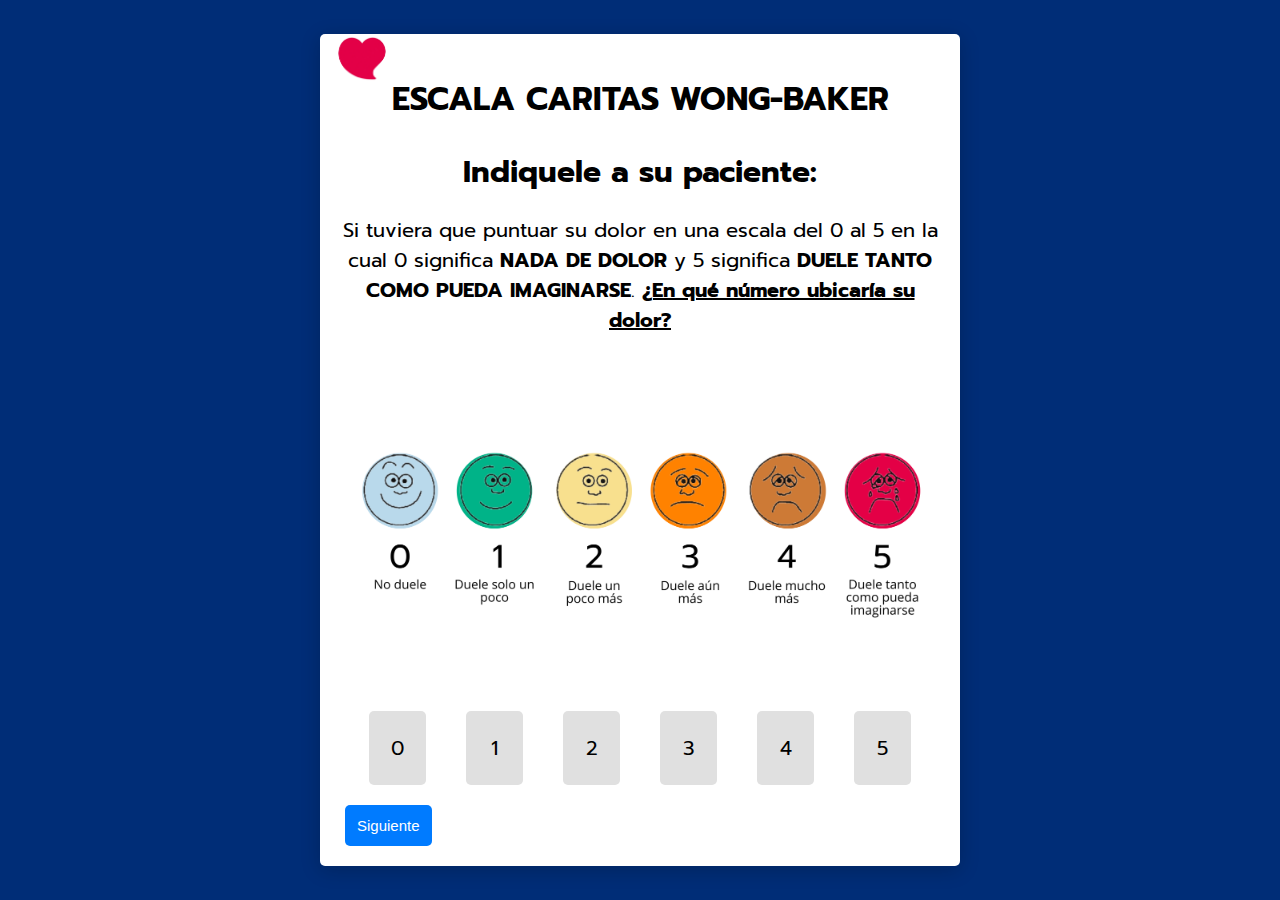
<file: CARITAS.HTML>
<!DOCTYPE html>
<html lang="es">
<head>
    <meta charset="UTF-8">
    <meta name="viewport" content="width=device-width, initial-scale=1.0">
    <title>ESCALA CARITAS</title>
    <link href="https://fonts.googleapis.com/css2?family=Prompt:wght@400;700&display=swap" rel="stylesheet">
    <link rel="stylesheet" href="CARITAS.CSS">
</head>
<body>
    <div class="container">
        <div class="titulo-con-imagen">
            <img src="1d2a565d-bd81-440b-beb8-8b2abf233412-removebg-preview.png" alt="corazon" class="logo" style="width: 80px; height: auto; position: absolute; top: 2px; left: 2px;">
            <h1>ESCALA CARITAS WONG-BAKER</h1>
        </div>
        <form id="dynamicForm">
            <!-- Pregunta 1 -->
            <div id="pregunta1" class="pregunta">
                <h2>Indiquele a su paciente:</h2>
                <p>Si tuviera que puntuar su dolor en una escala del 0 al 5 en la cual 0 significa <strong>NADA DE DOLOR</strong> y 5 significa <strong>DUELE TANTO COMO PUEDA IMAGINARSE</strong>. <strong><u>¿En qué número ubicaría su dolor?</u></strong></p>
                
                <!-- Imagen debajo de la pregunta -->
                <img src="CARITAS.jpg" alt="Descripción de la imagen" class="imagen-pregunta">

                <div class="escala-container">
                    <div class="escala">
                        <input type="radio" id="nivel0" name="nivelDolor" value="0" data-puntos="0" required>
                        <label for="nivel0">0</label>
                        <input type="radio" id="nivel1" name="nivelDolor" value="1" data-puntos="1">
                        <label for="nivel1">1</label>
                        <input type="radio" id="nivel2" name="nivelDolor" value="2" data-puntos="2">
                        <label for="nivel2">2</label>
                        <input type="radio" id="nivel3" name="nivelDolor" value="3" data-puntos="3">
                        <label for="nivel3">3</label>
                        <input type="radio" id="nivel4" name="nivelDolor" value="4" data-puntos="4">
                        <label for="nivel4">4</label>
                        <input type="radio" id="nivel5" name="nivelDolor" value="5" data-puntos="5">
                        <label for="nivel5">5</label>
                    </div>
                </div>
            </div>

            <!-- Botones de navegación -->
            <div class="botones">
                <button type="button" id="siguienteBtn" disabled>Siguiente</button>
            </div>
        </form>

        <!-- Sección de Resultados -->
        <div id="resultado" class="escondida">
            <h2 class="titulo-importante" id="resultadoTexto"></h2>
            <p id="mensajeResultado" class="mensaje"></p> <!-- Mensaje del resultado -->
            <button id="reiniciarBtn">Reiniciar</button>
        </div>
    </div>
    <script src="CARITAS.JS"></script>
</body>
</html>
</file>
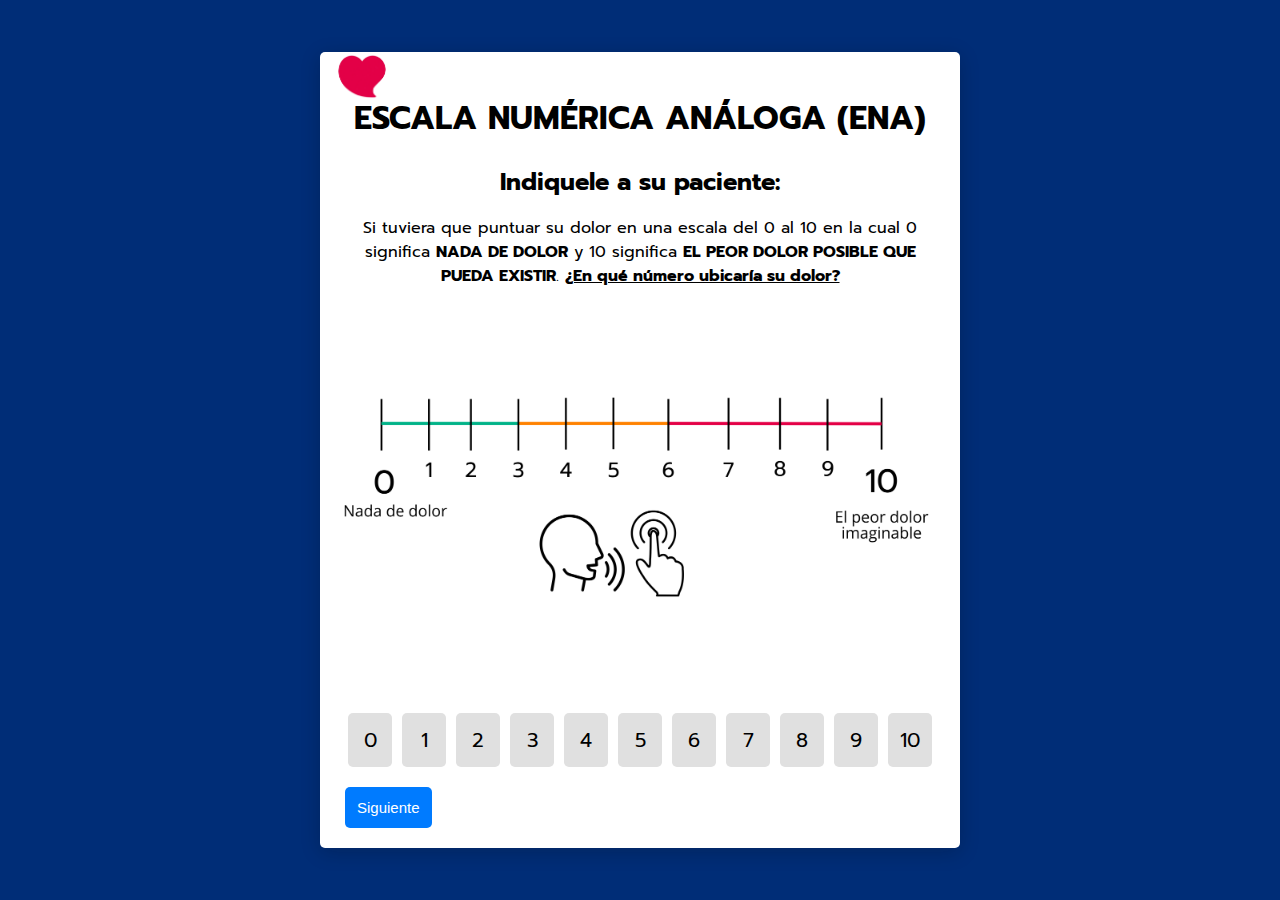
<file: ENA.HTML>
<!DOCTYPE html>
<html lang="es">
<head>
    <meta charset="UTF-8">
    <meta name="viewport" content="width=device-width, initial-scale=1.0">
    <title>ESCALA ENA</title>
    <link href="https://fonts.googleapis.com/css2?family=Prompt:wght@400;700&display=swap" rel="stylesheet">
    <link rel="stylesheet" href="ENA.CSS">
</head>
<body>
    <div class="container">
        <div class="titulo-con-imagen">
            <img src="1d2a565d-bd81-440b-beb8-8b2abf233412-removebg-preview.png" alt="corazon" class="logo" style="width: 80px; height: auto; position: absolute; top: 2px; left: 2px;">
            <h1>ESCALA NUMÉRICA ANÁLOGA (ENA)</h1>
        </div>
        <form id="dynamicForm">
            <!-- Pregunta 1 -->
            <div id="pregunta1" class="pregunta">
                <h2>Indiquele a su paciente:</h2>
                <p>Si tuviera que puntuar su dolor en una escala del 0 al 10 en la cual 0 significa <strong>NADA DE DOLOR</strong> y 10 significa <strong>EL PEOR DOLOR POSIBLE QUE PUEDA EXISTIR</strong>. <strong><u>¿En qué número ubicaría su dolor?</u></strong></p>
                
                <!-- Imagen debajo de la pregunta -->
                <img src="EVN.jpg" alt="Descripción de la imagen" class="imagen-pregunta">

                <div class="escala-container">
                    <div class="escala">
                        <input type="radio" id="nivel0" name="nivelDolor" value="0" data-puntos="0" required>
                        <label for="nivel0">0</label>
                        <input type="radio" id="nivel1" name="nivelDolor" value="1" data-puntos="1">
                        <label for="nivel1">1</label>
                        <input type="radio" id="nivel2" name="nivelDolor" value="2" data-puntos="2">
                        <label for="nivel2">2</label>
                        <input type="radio" id="nivel3" name="nivelDolor" value="3" data-puntos="3">
                        <label for="nivel3">3</label>
                        <input type="radio" id="nivel4" name="nivelDolor" value="4" data-puntos="4">
                        <label for="nivel4">4</label>
                        <input type="radio" id="nivel5" name="nivelDolor" value="5" data-puntos="5">
                        <label for="nivel5">5</label>
                        <input type="radio" id="nivel6" name="nivelDolor" value="6" data-puntos="6">
                        <label for="nivel6">6</label>
                        <input type="radio" id="nivel7" name="nivelDolor" value="7" data-puntos="7">
                        <label for="nivel7">7</label>
                        <input type="radio" id="nivel8" name="nivelDolor" value="8" data-puntos="8">
                        <label for="nivel8">8</label>
                        <input type="radio" id="nivel9" name="nivelDolor" value="9" data-puntos="9">
                        <label for="nivel9">9</label>
                        <input type="radio" id="nivel10" name="nivelDolor" value="10" data-puntos="10">
                        <label for="nivel10">10</label>
                    </div>
                </div>
            </div>

            <!-- Botones de navegación -->
            <div class="botones">
                <button type="button" id="siguienteBtn" disabled>Siguiente</button>
            </div>
        </form>

        <!-- Sección de Resultados -->
        <div id="resultado" class="escondida">
            <h2 class="titulo-importante" id="resultadoTexto"></h2>
            <p id="mensajeResultado" class="mensaje"></p> <!-- Mensaje del resultado -->
            <button id="reiniciarBtn">Reiniciar</button>
        </div>
    </div>
    <script src="ENA.JS"></script>
</body>
</html>
</file>
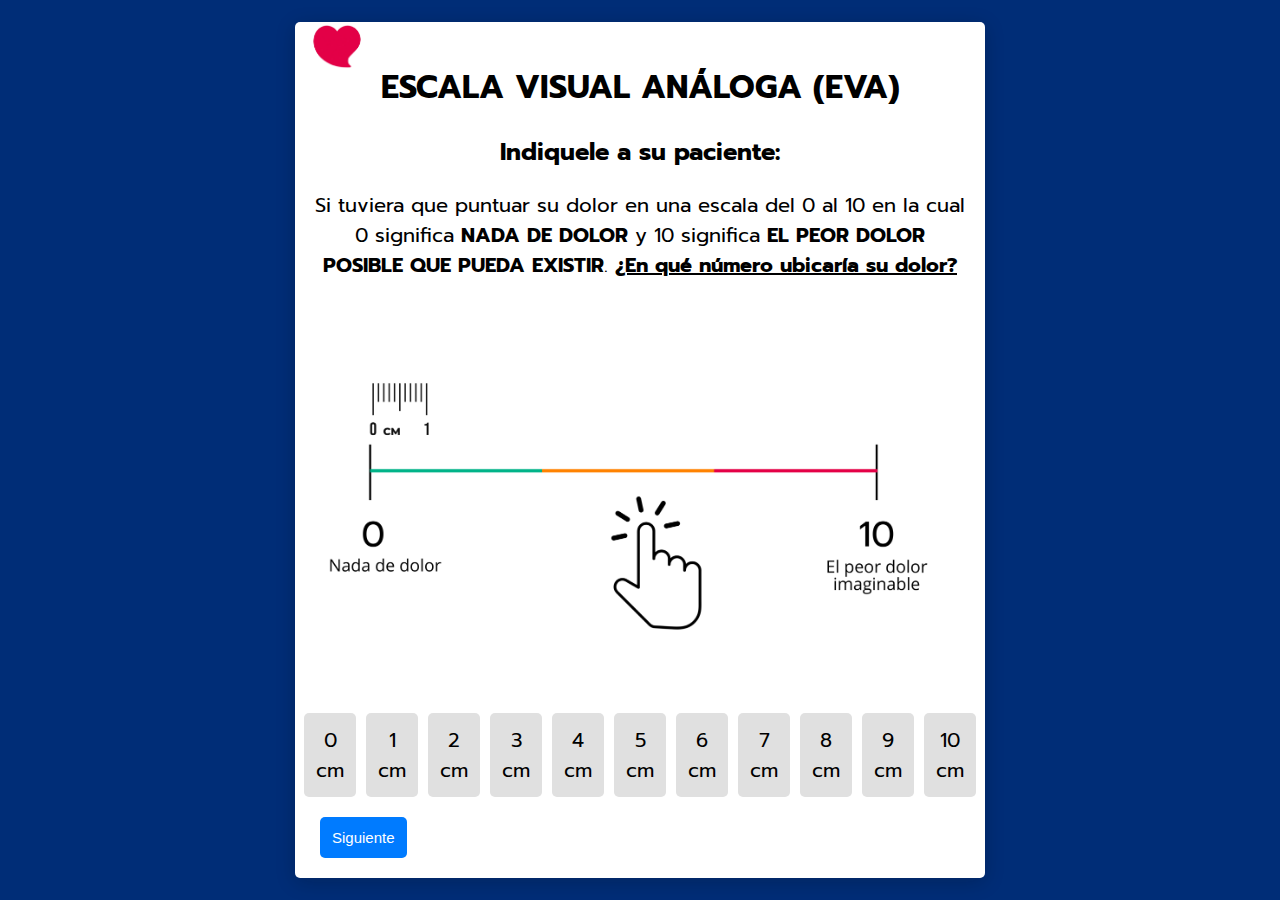
<file: EVA.HTML>
<!DOCTYPE html>
<html lang="es">
<head>
    <meta charset="UTF-8">
    <meta name="viewport" content="width=device-width, initial-scale=1.0">
    <title>ESCALA EVA</title>
    <link href="https://fonts.googleapis.com/css2?family=Prompt:wght@400;700&display=swap" rel="stylesheet">
    <link rel="stylesheet" href="EVA.CSS">
</head>
<body>
    <div class="container">
        <div class="titulo-con-imagen">
            <img src="1d2a565d-bd81-440b-beb8-8b2abf233412-removebg-preview.png" alt="corazon" class="logo" style="width: 80px; height: auto; position: absolute; top: 2px; left: 2px;">
            <h1>ESCALA VISUAL ANÁLOGA (EVA)</h1>
        </div>
        <form id="dynamicForm">
            <!-- Pregunta 1 -->
            <div id="pregunta1" class="pregunta">
                <h2>Indiquele a su paciente:</h2>
                <p>Si tuviera que puntuar su dolor en una escala del 0 al 10 en la cual 0 significa <strong>NADA DE DOLOR</strong> y 10 significa <strong>EL PEOR DOLOR POSIBLE QUE PUEDA EXISTIR</strong>. <strong><u>¿En qué número ubicaría su dolor?</u></strong></p>
                
                <!-- Imagen debajo de la pregunta -->
                <img src="EVA.jpg" alt="Descripción de la imagen" class="imagen-pregunta">

                <div class="escala-container">
                    <div class="escala">
                        <input type="radio" id="nivel0" name="nivelDolor" value="0" data-puntos="0" required>
                        <label for="nivel0">0<br>cm</label>
                        <input type="radio" id="nivel1" name="nivelDolor" value="1" data-puntos="1">
                        <label for="nivel1">1<br>cm</label>
                        <input type="radio" id="nivel2" name="nivelDolor" value="2" data-puntos="2">
                        <label for="nivel2">2<br>cm</label>
                        <input type="radio" id="nivel3" name="nivelDolor" value="3" data-puntos="3">
                        <label for="nivel3">3<br>cm</label>
                        <input type="radio" id="nivel4" name="nivelDolor" value="4" data-puntos="4">
                        <label for="nivel4">4<br>cm</label>
                        <input type="radio" id="nivel5" name="nivelDolor" value="5" data-puntos="5">
                        <label for="nivel5">5<br>cm</label>
                        <input type="radio" id="nivel6" name="nivelDolor" value="6" data-puntos="6">
                        <label for="nivel6">6<br>cm</label>
                        <input type="radio" id="nivel7" name="nivelDolor" value="7" data-puntos="7">
                        <label for="nivel7">7<br>cm</label>
                        <input type="radio" id="nivel8" name="nivelDolor" value="8" data-puntos="8">
                        <label for="nivel8">8<br>cm</label>
                        <input type="radio" id="nivel9" name="nivelDolor" value="9" data-puntos="9">
                        <label for="nivel9">9<br>cm</label>
                        <input type="radio" id="nivel10" name="nivelDolor" value="10" data-puntos="10">
                        <label for="nivel10">10<br>cm</label>
                    </div>
                </div>
            </div>

            <!-- Botones de navegación -->
            <div class="botones">
                <button type="button" id="siguienteBtn" disabled>Siguiente</button>
            </div>
        </form>

        <!-- Sección de Resultados -->
        <div id="resultado" class="escondida">
            <h2 class="titulo-importante" id="resultadoTexto"></h2>
            <p id="mensajeResultado" class="mensaje"></p> <!-- Mensaje del resultado -->
            <button id="reiniciarBtn">Reiniciar</button>
        </div>
    </div>
    <script src="EVA.JS"></script>
</body>
</html>
</file>
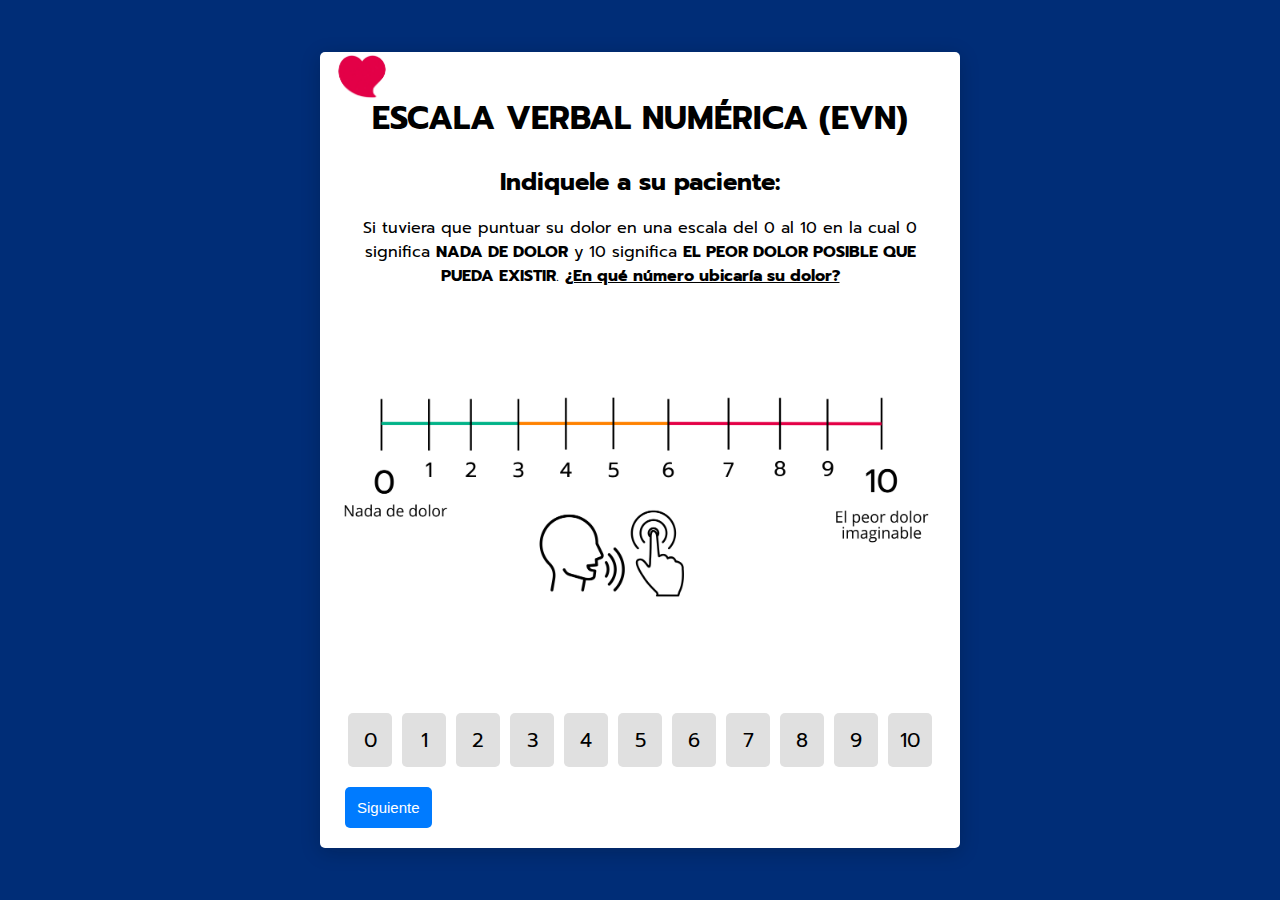
<file: EVN.HTML>
<!DOCTYPE html>
<html lang="es">
<head>
    <meta charset="UTF-8">
    <meta name="viewport" content="width=device-width, initial-scale=1.0">
    <title>ESCALA EVN</title>
    <link href="https://fonts.googleapis.com/css2?family=Prompt:wght@400;700&display=swap" rel="stylesheet">
    <link rel="stylesheet" href="EVN.CSS">
</head>
<body>
    <div class="container">
        <div class="titulo-con-imagen">
            <img src="1d2a565d-bd81-440b-beb8-8b2abf233412-removebg-preview.png" alt="corazon" class="logo" style="width: 80px; height: auto; position: absolute; top: 2px; left: 2px;">
            <h1>ESCALA VERBAL NUMÉRICA (EVN)</h1>
        </div>
        <form id="dynamicForm">
            <!-- Pregunta 1 -->
            <div id="pregunta1" class="pregunta">
                <h2>Indiquele a su paciente:</h2>
                <p>Si tuviera que puntuar su dolor en una escala del 0 al 10 en la cual 0 significa <strong>NADA DE DOLOR</strong> y 10 significa <strong>EL PEOR DOLOR POSIBLE QUE PUEDA EXISTIR</strong>. <strong><u>¿En qué número ubicaría su dolor?</u></strong></p>
                
                <!-- Imagen debajo de la pregunta -->
                <img src="EVN.jpg" alt="Descripción de la imagen" class="imagen-pregunta">

                <div class="escala-container">
                    <div class="escala">
                        <input type="radio" id="nivel0" name="nivelDolor" value="0" data-puntos="0" required>
                        <label for="nivel0">0</label>
                        <input type="radio" id="nivel1" name="nivelDolor" value="1" data-puntos="1">
                        <label for="nivel1">1</label>
                        <input type="radio" id="nivel2" name="nivelDolor" value="2" data-puntos="2">
                        <label for="nivel2">2</label>
                        <input type="radio" id="nivel3" name="nivelDolor" value="3" data-puntos="3">
                        <label for="nivel3">3</label>
                        <input type="radio" id="nivel4" name="nivelDolor" value="4" data-puntos="4">
                        <label for="nivel4">4</label>
                        <input type="radio" id="nivel5" name="nivelDolor" value="5" data-puntos="5">
                        <label for="nivel5">5</label>
                        <input type="radio" id="nivel6" name="nivelDolor" value="6" data-puntos="6">
                        <label for="nivel6">6</label>
                        <input type="radio" id="nivel7" name="nivelDolor" value="7" data-puntos="7">
                        <label for="nivel7">7</label>
                        <input type="radio" id="nivel8" name="nivelDolor" value="8" data-puntos="8">
                        <label for="nivel8">8</label>
                        <input type="radio" id="nivel9" name="nivelDolor" value="9" data-puntos="9">
                        <label for="nivel9">9</label>
                        <input type="radio" id="nivel10" name="nivelDolor" value="10" data-puntos="10">
                        <label for="nivel10">10</label>
                    </div>
                </div>
            </div>

            <!-- Botones de navegación -->
            <div class="botones">
                <button type="button" id="siguienteBtn" disabled>Siguiente</button>
            </div>
        </form>

        <!-- Sección de Resultados -->
        <div id="resultado" class="escondida">
            <h2 class="titulo-importante" id="resultadoTexto"></h2>
            <p id="mensajeResultado" class="mensaje"></p> <!-- Mensaje del resultado -->
            <button id="reiniciarBtn">Reiniciar</button>
        </div>
    </div>
    <script src="EVN.JS"></script>
</body>
</html>
</file>
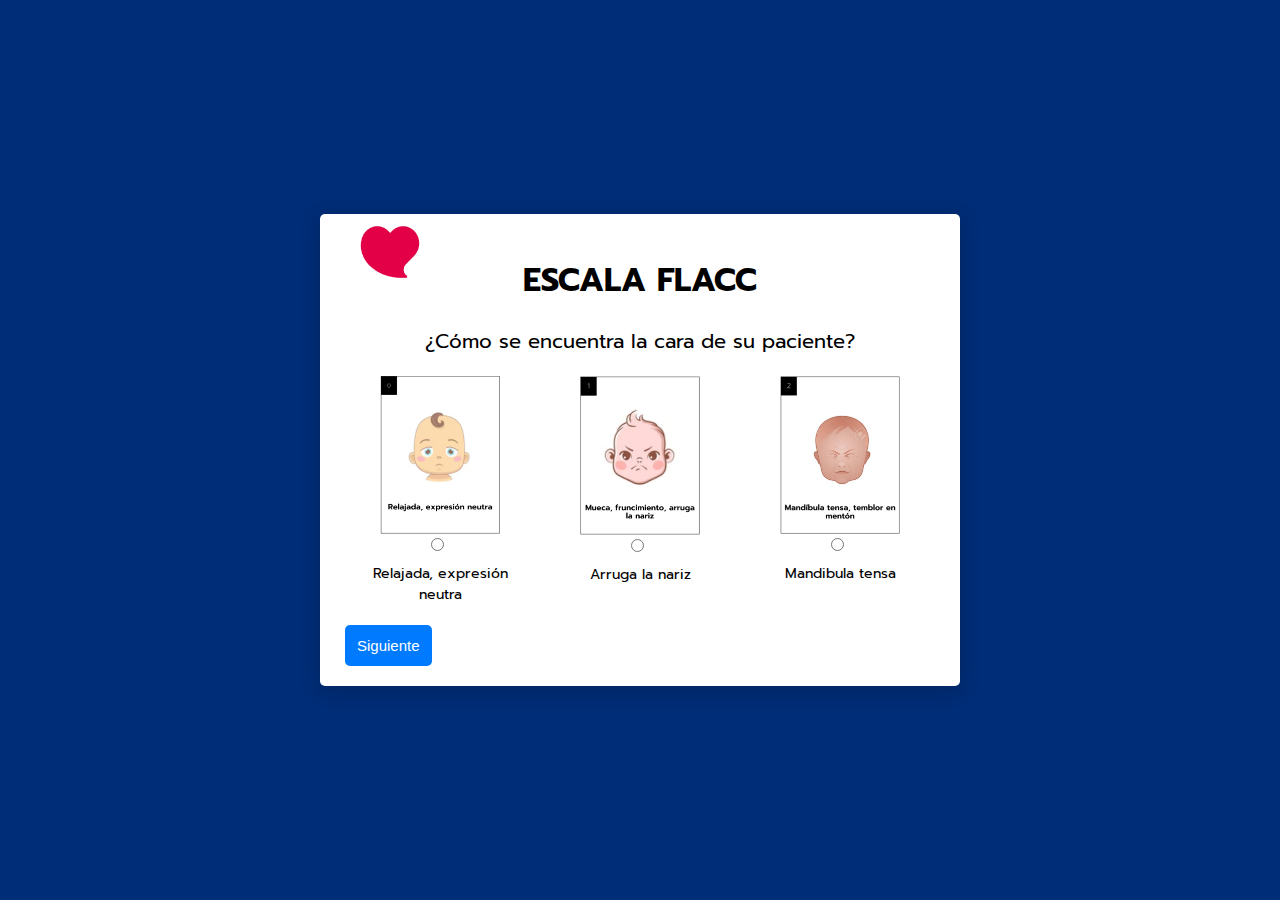
<file: FLACC.HTML>
<!DOCTYPE html>
<html lang="es">
<head>
    <meta charset="UTF-8">
    <meta name="viewport" content="width=device-width, initial-scale=1.0">
    <title>ESCALA FLACC</title>
    <link href="https://fonts.googleapis.com/css2?family=Prompt:wght@400;700&display=swap" rel="stylesheet">
    <link rel="stylesheet" href="FLACC.CSS">
</head>
<body>
    <div class="container">
        <div class="titulo-con-imagen">
            <img src="1d2a565d-bd81-440b-beb8-8b2abf233412-removebg-preview.png" alt="corazon" class="logo" style="width: 100px; height: auto; position: absolute; top: 10px; left: 20px;">
            <h1>ESCALA FLACC</h1>
        </div>
        <form id="dynamicForm">
            <!-- Pregunta 1 -->
            <div id="pregunta1" class="pregunta">
                <label for="respiracionInput">¿Cómo se encuentra la cara de su paciente?</label>
                <div class="opciones-container">
                    <div class="opcion">
                        <img src="Cara (0).jpg" alt="Normal" class="imagen-opcion">
                        <input type="radio" id="respiracion1" name="respiracion" value="normal" data-puntos="0" required>
                        <label for="respiracion1">Relajada, expresión neutra</label>
                    </div>
                    <div class="opcion">
                        <img src="Cara (1).jpg" alt="Respiración laboriosa" class="imagen-opcion">
                        <input type="radio" id="respiracion2" name="respiracion" value="laboriosa" data-puntos="1">
                        <label for="respiracion2">Arruga la nariz</label>
                    </div>
                    <div class="opcion">
                        <img src="Cara (2).jpg" alt="Respiración ruidosa" class="imagen-opcion">
                        <input type="radio" id="respiracion3" name="respiracion" value="ruidosa" data-puntos="2">
                        <label for="respiracion3">Mandibula tensa</label>
                    </div>
                </div>
            </div>

            <!-- Pregunta 2 -->
            <div id="pregunta2" class="pregunta escondida">
                <label for="vocalizacionInput">¿Cómo están las piernas de su paciente?</label>
                <div class="opciones-container">
                    <div class="opcion">
                        <img src="Piernas (0).jpg" alt="Ninguna" class="imagen-opcion">
                        <input type="radio" id="vocalizacion1" name="vocalizacion" value="ninguna" data-puntos="0" required>
                        <label for="vocalizacion1">Relajadas</label>
                    </div>
                    <div class="opcion">
                        <img src="Piernas (1).jpg" alt="Gemidos o lamentos" class="imagen-opcion">
                        <input type="radio" id="vocalizacion2" name="vocalizacion" value="gemidos" data-puntos="1">
                        <label for="vocalizacion2">Inquietas</label>
                    </div>
                    <div class="opcion">
                        <img src="Piernas (2).jpg" alt="Llamadas agitadas" class="imagen-opcion">
                        <input type="radio" id="vocalizacion3" name="vocalizacion" value="llamadas" data-puntos="2">
                        <label for="vocalizacion3">Golpea con los pies</label>
                    </div>
                </div>
            </div>

            <!-- Pregunta 3 -->
            <div id="pregunta3" class="pregunta escondida">
                <label for="expresionInput">¿Cómo describe la actividad de su paciente?</label>
                <div class="opciones-container">
                    <div class="opcion">
                        <img src="Actividad (0).jpg" alt="Sonriente o inexpresiva" class="imagen-opcion">
                        <input type="radio" id="expresion1" name="expresion" value="sonriente" data-puntos="0" required>
                        <label for="expresion1">Acostado y quieto</label>
                    </div>
                    <div class="opcion">
                        <img src="Actividad (1).jpg" alt="Triste o asustada" class="imagen-opcion">
                        <input type="radio" id="expresion2" name="expresion" value="triste" data-puntos="1">
                        <label for="expresion2">Se dobla sobre el abdomen encogiendo las piernas</label>
                    </div>
                    <div class="opcion">
                        <img src="Actividad (2).jpg" alt="Muecas de disgusto" class="imagen-opcion">
                        <input type="radio" id="expresion3" name="expresion" value="muecas" data-puntos="2">
                        <label for="expresion3">Rígido</label>
                    </div>
                </div>
            </div>

            <!-- Pregunta 4 -->
            <div id="pregunta4" class="pregunta escondida">
                <label for="lenguajeInput">¿Cómo es el llanto de su paciente?</label>
                <div class="opciones-container">
                    <div class="opcion">
                        <img src="Llanto (0).jpg" alt="Relajado" class="imagen-opcion">
                        <input type="radio" id="lenguaje1" name="lenguaje" value="relajado" data-puntos="0" required>
                        <label for="lenguaje1">No llora</label>
                    </div>
                    <div class="opcion">
                        <img src="Llanto (1).jpg" alt="Tenso" class="imagen-opcion">
                        <input type="radio" id="lenguaje2" name="lenguaje" value="tenso" data-puntos="1">
                        <label for="lenguaje2">Se queja, gime</label>
                    </div>
                    <div class="opcion">
                        <img src="Llanto (2).jpg" alt="Rígido" class="imagen-opcion">
                        <input type="radio" id="lenguaje3" name="lenguaje" value="rigido" data-puntos="2">
                        <label for="lenguaje3">Llanto fuerte</label>
                    </div>
                </div>
            </div>

            <!-- Pregunta 5 -->
            <div id="pregunta5" class="pregunta escondida">
                <label for="alivioInput">¿Cómo está la capacidad de consuelo de su paciente?</label>
                <div class="opciones-container">
                    <div class="opcion">
                        <img src="Consuelo (0).jpg" alt="No necesita alivio" class="imagen-opcion">
                        <input type="radio" id="alivio1" name="alivio" value="no_necesita" data-puntos="0" required>
                        <label for="alivio1">Satisfecho</label>
                    </div>
                    <div class="opcion">
                        <img src="Consuelo (1).jpg" alt="Se distrae" class="imagen-opcion">
                        <input type="radio" id="alivio2" name="alivio" value="se_distrae" data-puntos="1">
                        <label for="alivio2">Puede distraerse</label>
                    </div>
                    <div class="opcion">
                        <img src="Consuelo (2).jpg" alt="No es posible aliviarlo" class="imagen-opcion">
                        <input type="radio" id="alivio3" name="alivio" value="no_posible" data-puntos="2">
                        <label for="alivio3">Dificultad para consolarlo</label>
                    </div>
                </div>
            </div>

            <!-- Botones de navegación -->
            <div class="botones">
                <button type="button" id="anteriorBtn" class="escondida">Anterior</button>
                <button type="button" id="siguienteBtn" disabled>Siguiente</button>
            </div>
        </form>

        <!-- Sección de Resultados -->
        <div id="resultado" class="escondida">
            <h2 class="titulo-importante" id="resultadoTexto"></h2>
            <p id="mensajeResultado" class="mensaje"></p> <!-- Mensaje del resultado -->
            <button id="reiniciarBtn">Reiniciar</button>
        </div>
    </div>
    <script src="FLACC.JS"></script>
</body>
</html>
</file>
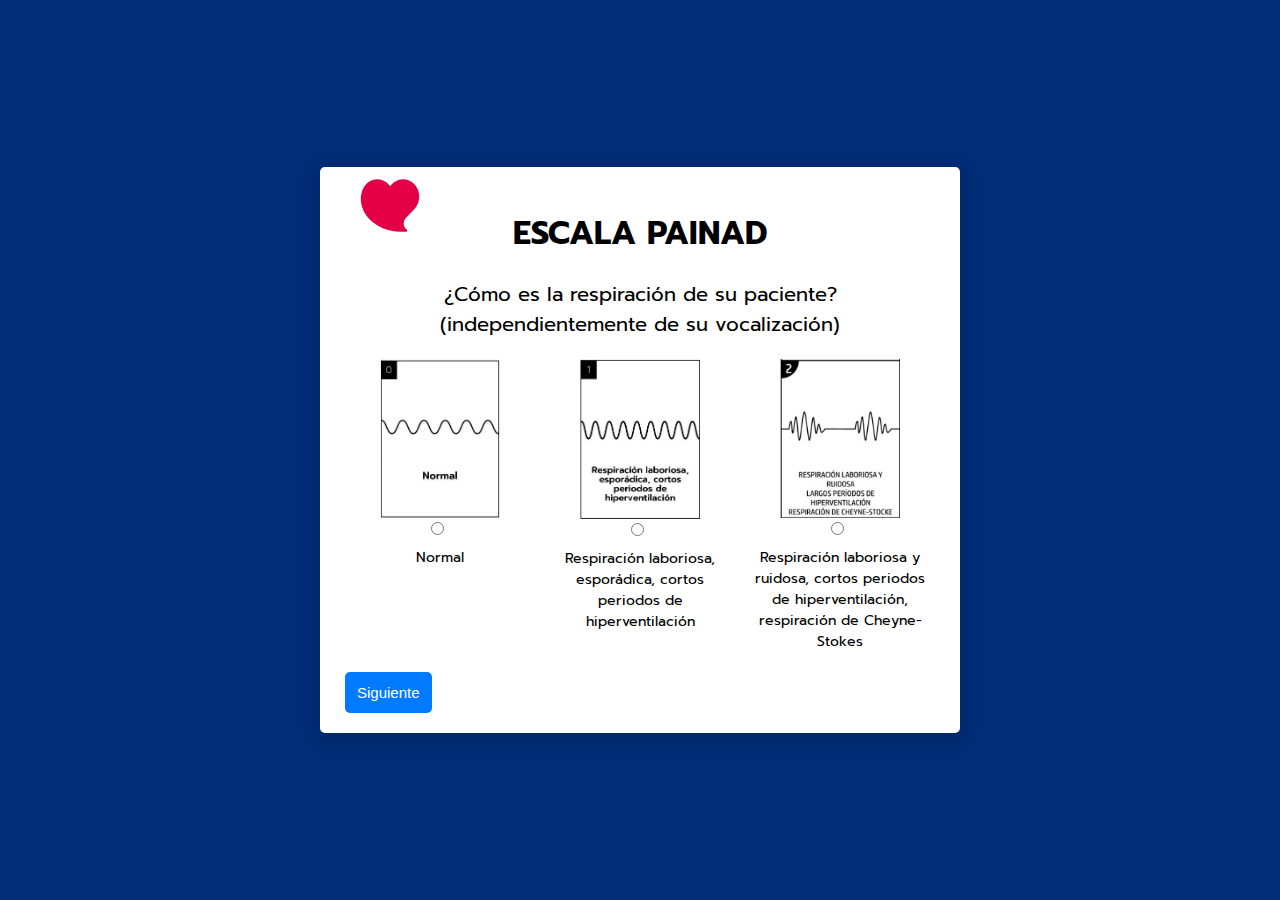
<file: PAINAD.html>
<!DOCTYPE html>
<html lang="es">
<head>
    <meta charset="UTF-8">
    <meta name="viewport" content="width=device-width, initial-scale=1.0">
    <title>ESCALA PAINAD</title>
    <link href="https://fonts.googleapis.com/css2?family=Prompt:wght@400;700&display=swap" rel="stylesheet">
    <link rel="stylesheet" href="PAINAD.CSS">
</head>
<body>
    <div class="container">
        <div class="titulo-con-imagen">
            <img src="1d2a565d-bd81-440b-beb8-8b2abf233412-removebg-preview.png" alt="corazon" class="logo" style="width: 100px; height: auto; position: absolute; top: 10px; left: 20px;">
            <h1>ESCALA PAINAD</h1>
        </div>
        <form id="dynamicForm">
            <!-- Pregunta 1 -->
            <div id="pregunta1" class="pregunta">
                <label for="respiracionInput">¿Cómo es la respiración de su paciente? (independientemente de su vocalización)</label>
                <div class="opciones-container">
                    <div class="opcion">
                        <img src="Respiración normal.jpg" alt="Normal" class="imagen-opcion">
                        <input type="radio" id="respiracion1" name="respiracion" value="normal" data-puntos="0" required>
                        <label for="respiracion1">Normal</label>
                    </div>
                    <div class="opcion">
                        <img src="Respiración normal (0).jpg" alt="Respiración laboriosa" class="imagen-opcion">
                        <input type="radio" id="respiracion2" name="respiracion" value="laboriosa" data-puntos="1">
                        <label for="respiracion2">Respiración laboriosa, esporádica, cortos periodos de hiperventilación</label>
                    </div>
                    <div class="opcion">
                        <img src="respiracion ruidosa.jpg" alt="Respiración ruidosa" class="imagen-opcion">
                        <input type="radio" id="respiracion3" name="respiracion" value="ruidosa" data-puntos="2">
                        <label for="respiracion3">Respiración laboriosa y ruidosa, cortos periodos de hiperventilación, respiración de Cheyne-Stokes</label>
                    </div>
                </div>
            </div>

            <!-- Pregunta 2 -->
            <div id="pregunta2" class="pregunta escondida">
                <label for="vocalizacionInput">¿Su paciente presenta vocalización negativa?</label>
                <div class="opciones-container">
                    <div class="opcion">
                        <img src="Vocalización ninguna (0).jpg" alt="Ninguna" class="imagen-opcion">
                        <input type="radio" id="vocalizacion1" name="vocalizacion" value="ninguna" data-puntos="0" required>
                        <label for="vocalizacion1">Ninguna</label>
                    </div>
                    <div class="opcion">
                        <img src="Vocalización gemidos (1).jpg" alt="Gemidos o lamentos" class="imagen-opcion">
                        <input type="radio" id="vocalizacion2" name="vocalizacion" value="gemidos" data-puntos="1">
                        <label for="vocalizacion2">Gemidos o lamentos esporádicos, habla con volumen bajo o desaprobación</label>
                    </div>
                    <div class="opcion">
                        <img src="Vocalización llanto (2).jpg" alt="Llamadas agitadas" class="imagen-opcion">
                        <input type="radio" id="vocalizacion3" name="vocalizacion" value="llamadas" data-puntos="2">
                        <label for="vocalizacion3">Llamadas agitadas o repetitivas, gemidos o lamentos con volumen alto, llanto</label>
                    </div>
                </div>
            </div>

            <!-- Pregunta 3 -->
            <div id="pregunta3" class="pregunta escondida">
                <label for="expresionInput">¿Cómo es la expresión facial de su paciente?</label>
                <div class="opciones-container">
                    <div class="opcion">
                        <img src="Expresión sonriente (0).jpg" alt="Sonriente o inexpresiva" class="imagen-opcion">
                        <input type="radio" id="expresion1" name="expresion" value="sonriente" data-puntos="0" required>
                        <label for="expresion1">Sonriente o inexpresiva</label>
                    </div>
                    <div class="opcion">
                        <img src="Expresión triste (1).jpg" alt="Triste o asustada" class="imagen-opcion">
                        <input type="radio" id="expresion2" name="expresion" value="triste" data-puntos="1">
                        <label for="expresion2">Triste, asustada o ceñuda</label>
                    </div>
                    <div class="opcion">
                        <img src="Expresión muecas (2).jpg" alt="Muecas de disgusto" class="imagen-opcion">
                        <input type="radio" id="expresion3" name="expresion" value="muecas" data-puntos="2">
                        <label for="expresion3">Muecas de disgusto o desaprobación</label>
                    </div>
                </div>
            </div>

            <!-- Pregunta 4 -->
            <div id="pregunta4" class="pregunta escondida">
                <label for="lenguajeInput">¿Cómo es el lenguaje corporal de su paciente?</label>
                <div class="opciones-container">
                    <div class="opcion">
                        <img src="Lenguaje corporal relajado (0).jpg" alt="Relajado" class="imagen-opcion">
                        <input type="radio" id="lenguaje1" name="lenguaje" value="relajado" data-puntos="0" required>
                        <label for="lenguaje1">Relajado</label>
                    </div>
                    <div class="opcion">
                        <img src="Lenguaje corporal tenso (1).jpg" alt="Tenso" class="imagen-opcion">
                        <input type="radio" id="lenguaje2" name="lenguaje" value="tenso" data-puntos="1">
                        <label for="lenguaje2">Tenso, anda de un lado para otro, no deja de mover las manos</label>
                    </div>
                    <div class="opcion">
                        <img src="Lenguaje corporal rígido (2).jpg" alt="Rígido" class="imagen-opcion">
                        <input type="radio" id="lenguaje3" name="lenguaje" value="rigido" data-puntos="2">
                        <label for="lenguaje3">Rígido, puños cerrados, rodillas flexionadas, agarra/empuja, agresividad física</label>
                    </div>
                </div>
            </div>

            <!-- Pregunta 5 -->
            <div id="pregunta5" class="pregunta escondida">
                <label for="alivioInput">¿Cómo está la capacidad de alivio de su paciente?</label>
                <div class="opciones-container">
                    <div class="opcion">
                        <img src="No necesita alivio (0).jpg" alt="No necesita alivio" class="imagen-opcion">
                        <input type="radio" id="alivio1" name="alivio" value="no_necesita" data-puntos="0" required>
                        <label for="alivio1">No necesita alivio</label>
                    </div>
                    <div class="opcion">
                        <img src="Se distrae (1).jpg" alt="Se distrae" class="imagen-opcion">
                        <input type="radio" id="alivio2" name="alivio" value="se_distrae" data-puntos="1">
                        <label for="alivio2">Se distrae o tranquiliza por la voz o el contacto</label>
                    </div>
                    <div class="opcion">
                        <img src="No se alivia (2).jpg" alt="No es posible aliviarlo" class="imagen-opcion">
                        <input type="radio" id="alivio3" name="alivio" value="no_posible" data-puntos="2">
                        <label for="alivio3">No es posible aliviarlo, distraerlo o tranquilizarlo</label>
                    </div>
                </div>
            </div>

            <!-- Botones de navegación -->
            <div class="botones">
                <button type="button" id="anteriorBtn" class="escondida">Anterior</button>
                <button type="button" id="siguienteBtn" disabled>Siguiente</button>
            </div>
        </form>

        <!-- Sección de Resultados -->
        <div id="resultado" class="escondida">
            <h2 class="titulo-importante" id="resultadoTexto"></h2>
            <p id="mensajeResultado" class="mensaje"></p> <!-- Mensaje del resultado -->
            <button id="reiniciarBtn">Reiniciar</button>
        </div>
    </div>
    <script src="PAINAD.JS"></script>
</body>
</html>
</file>
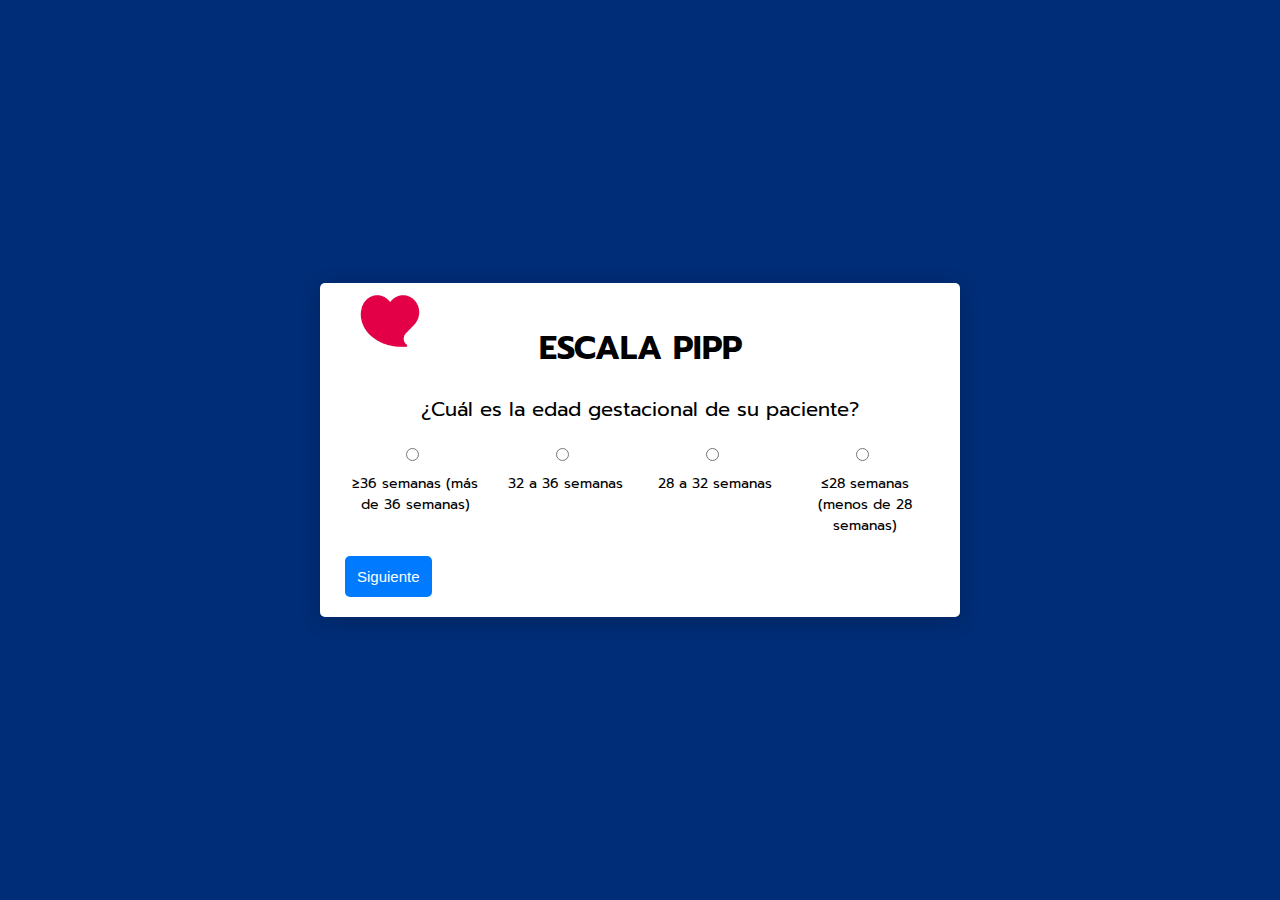
<file: PIPP.HTML>
<!DOCTYPE html>
<html lang="es">
<head>
    <meta charset="UTF-8">
    <meta name="viewport" content="width=device-width, initial-scale=1.0">
    <title>ESCALA PIPP</title>
    <link href="https://fonts.googleapis.com/css2?family=Prompt:wght@400;700&display=swap" rel="stylesheet">
    <link rel="stylesheet" href="PIPP.CSS">
</head>
<body>
    <div class="container">
        <div class="titulo-con-imagen">
            <img src="1d2a565d-bd81-440b-beb8-8b2abf233412-removebg-preview.png" alt="corazon" class="logo" style="width: 100px; height: auto; position: absolute; top: 10px; left: 20px;">
            <h1>ESCALA PIPP</h1>
        </div>
        <form id="dynamicForm">
            <!-- Pregunta 1 -->
            <div id="pregunta1" class="pregunta">
                <label for="edadGestacionalInput">¿Cuál es la edad gestacional de su paciente?</label>
                <div class="opciones-container">
                    <div class="opcion">
                        <input type="radio" id="edadGestacional1" name="edadGestacional" value="mas_de_36_semanas" data-puntos="0" required>
                        <label for="edadGestacional1">≥36 semanas (más de 36 semanas)</label>
                    </div>
                    <div class="opcion">
                        <input type="radio" id="edadGestacional2" name="edadGestacional" value="32_a_36_semanas" data-puntos="1">
                        <label for="edadGestacional2">32 a 36 semanas</label>
                    </div>
                    <div class="opcion">
                        <input type="radio" id="edadGestacional3" name="edadGestacional" value="28_a_32_semanas" data-puntos="2">
                        <label for="edadGestacional3">28 a 32 semanas</label>
                    </div>
                    <div class="opcion">
                        <input type="radio" id="edadGestacional4" name="edadGestacional" value="menos_de_28_semanas" data-puntos="3">
                        <label for="edadGestacional4">≤28 semanas (menos de 28 semanas)</label>
                    </div>
                </div>
            </div>

            <!-- Pregunta 2 -->
            <div id="pregunta2" class="pregunta escondida">
                <label for="comportamientoInput">¿Cómo es el comportamiento de su paciente? (compare en estado basal y 15 segundos después del procedimiento doloroso)</label>
                <div class="opciones-container">
                    <div class="opcion">
                        <input type="radio" id="comportamiento1" name="comportamiento" value="despierto_activo" data-puntos="0" required>
                        <label for="comportamiento1">Despierto y activo (ojos abiertos con movimientos faciales)</label>
                    </div>
                    <div class="opcion">
                        <input type="radio" id="comportamiento2" name="comportamiento" value="despierto_inactivo" data-puntos="1">
                        <label for="comportamiento2">Despierto e inactivo (ojos abiertos sin movimientos faciales)</label>
                    </div>
                    <div class="opcion">
                        <input type="radio" id="comportamiento3" name="comportamiento" value="dormido_activo" data-puntos="2">
                        <label for="comportamiento3">Dormido y activo (ojos cerrados con movimientos faciales)</label>
                    </div>
                    <div class="opcion">
                        <input type="radio" id="comportamiento4" name="comportamiento" value="dormido_inactivo" data-puntos="3">
                        <label for="comportamiento4">Dormido e inactivo (ojos cerrados sin movimientos faciales)</label>
                    </div>
                </div>
            </div>

            <!-- Pregunta 3 -->
            <div id="pregunta3" class="pregunta escondida">
                <label for="frecuenciaCardiacaInput">¿En cuánto aumentó la frecuencia cardiaca de su paciente? (compare en estado basal y 30 segundos después del procedimiento doloroso)</label>
                <div class="opciones-container">
                    <div class="opcion">
                        <input type="radio" id="frecuenciaCardiaca1" name="frecuenciaCardiaca" value="0_4_lpm" data-puntos="0" required>
                        <label for="frecuenciaCardiaca1">0-4 lpm</label>
                    </div>
                    <div class="opcion">
                        <input type="radio" id="frecuenciaCardiaca2" name="frecuenciaCardiaca" value="5_14_lpm" data-puntos="1">
                        <label for="frecuenciaCardiaca2">5-14 lpm</label>
                    </div>
                    <div class="opcion">
                        <input type="radio" id="frecuenciaCardiaca3" name="frecuenciaCardiaca" value="15_24_lpm" data-puntos="2">
                        <label for="frecuenciaCardiaca3">15-24 lpm</label>
                    </div>
                    <div class="opcion">
                        <input type="radio" id="frecuenciaCardiaca4" name="frecuenciaCardiaca" value="mas_de_25_lpm" data-puntos="3">
                        <label for="frecuenciaCardiaca4">≥25 lpm (más de 25 lpm)</label>
                    </div>
                </div>
            </div>

            <!-- Pregunta 4 -->
            <div id="pregunta4" class="pregunta escondida">
                <label for="sato2Input">¿En cuánto disminuyó la SATO₂ de su paciente? (compare en estado basal y 30 segundos después del procedimiento doloroso)</label>
                <div class="opciones-container">
                    <div class="opcion">
                        <input type="radio" id="sato21" name="sato2" value="0_2_4" data-puntos="0" required>
                        <label for="sato21">0-2,4%</label>
                    </div>
                    <div class="opcion">
                        <input type="radio" id="sato22" name="sato2" value="2_5_4_9" data-puntos="1">
                        <label for="sato22">2,5-4,9%</label>
                    </div>
                    <div class="opcion">
                        <input type="radio" id="sato23" name="sato2" value="5_7_4" data-puntos="2">
                        <label for="sato23">5-7,4%</label>
                    </div>
                    <div class="opcion">
                        <input type="radio" id="sato24" name="sato2" value="mas_de_7_5" data-puntos="3">
                        <label for="sato24">≥7,5%</label>
                    </div>
                </div>
            </div>

            <!-- Pregunta 5 -->
            <div id="pregunta5" class="pregunta escondida">
                <label for="entrecejoInput">¿Cuánto tiempo dura el entrecejo funcido de su paciente? (compare en estado basal y 30 segundos después del procedimiento doloroso)</label>
                <div class="opciones-container">
                    <div class="opcion">
                        <input type="radio" id="entrecejo1" name="entrecejo" value="0_3_segundos" data-puntos="0" required>
                        <label for="entrecejo1">0-3 segundos</label>
                    </div>
                    <div class="opcion">
                        <input type="radio" id="entrecejo2" name="entrecejo" value="3_12_segundos" data-puntos="1">
                        <label for="entrecejo2">3-12 segundos</label>
                    </div>
                    <div class="opcion">
                        <input type="radio" id="entrecejo3" name="entrecejo" value="12_21_segundos" data-puntos="2">
                        <label for="entrecejo3">12-21 segundos</label>
                    </div>
                    <div class="opcion">
                        <input type="radio" id="entrecejo4" name="entrecejo" value="mas_de_21_segundos" data-puntos="3">
                        <label for="entrecejo4">>21 segundos (más de 21 segundos)</label>
                    </div>
                </div>
            </div>

            <!-- Pregunta 6 -->
            <div id="pregunta6" class="pregunta escondida">
                <label for="tiempoOjosInput">¿Cuánto tiempo mantiene los ojos apretados su paciente? (compare en estado basal y 30 segundos después del procedimiento doloroso)</label>
                <div class="opciones-container">
                    <div class="opcion">
                        <input type="radio" id="tiempoOjos1" name="tiempoOjos" value="0_3_segundos" data-puntos="0" required>
                        <label for="tiempoOjos1">0-3 segundos</label>
                    </div>
                    <div class="opcion">
                        <input type="radio" id="tiempoOjos2" name="tiempoOjos" value="3_12_segundos" data-puntos="1">
                        <label for="tiempoOjos2">3-12 segundos</label>
                    </div>
                    <div class="opcion">
                        <input type="radio" id="tiempoOjos3" name="tiempoOjos" value="12_21_segundos" data-puntos="2">
                        <label for="tiempoOjos3">12-21 segundos</label>
                    </div>
                    <div class="opcion">
                        <input type="radio" id="tiempoOjos4" name="tiempoOjos" value="mas_de_21_segundos" data-puntos="3">
                        <label for="tiempoOjos4">>21 segundos (más de 21 segundos)</label>
                    </div>
                </div>
            </div>

            <!-- Pregunta 7 -->
            <div id="pregunta7" class="pregunta escondida">
                <label for="surcoNasolabialInput">¿Cuánto tiempo se marca el surco nasolabial de su paciente? (compare en estado basal y 30 segundos después del procedimiento doloroso)</label>
                <div class="opciones-container">
                    <div class="opcion">
                        <input type="radio" id="surcoNasolabial1" name="surcoNasolabial" value="0_3_segundos" data-puntos="0" required>
                        <label for="surcoNasolabial1">0-3 segundos</label>
                    </div>
                    <div class="opcion">
                        <input type="radio" id="surcoNasolabial2" name="surcoNasolabial" value="3_12_segundos" data-puntos="1">
                        <label for="surcoNasolabial2">3-12 segundos</label>
                    </div>
                    <div class="opcion">
                        <input type="radio" id="surcoNasolabial3" name="surcoNasolabial" value="12_21_segundos" data-puntos="2">
                        <label for="surcoNasolabial3">12-21 segundos</label>
                    </div>
                    <div class="opcion">
                        <input type="radio" id="surcoNasolabial4" name="surcoNasolabial" value="mas_de_21_segundos" data-puntos="3">
                        <label for="surcoNasolabial4">>21 segundos (más de 21 segundos)</label>
                    </div>
                </div>
            </div>

            <!-- Botones de navegación -->
            <div class="botones">
                <button type="button" id="anteriorBtn" class="escondida">Anterior</button>
                <button type="button" id="siguienteBtn" disabled>Siguiente</button>
            </div>
        </form>

        <!-- Sección de Resultados -->
        <div id="resultado" class="escondida">
            <h2 class="titulo-importante" id="resultadoTexto"></h2>
            <p id="mensajeResultado" class="mensaje"></p> <!-- Mensaje del resultado -->
            <button id="reiniciarBtn">Reiniciar</button>
        </div>
    </div>
    <script src="PIPP.JS"></script>
</body>
</html>
</file>
<file: CARITAS.CSS>
body {
    font-family: 'Prompt'; /* Solo usar Prompt */
    margin: 0;
    padding: 0;
    display: flex; /* Usar flexbox para centrar el contenido */
    justify-content: center; /* Centrar horizontalmente */
    align-items: center; /* Centrar verticalmente */
    height: 100vh; /* Altura completa de la ventana */
    background-color: #002D77; /* Color de fondo */
}

.container {
    max-width: 600px;
    width: 100%;
    background: white;
    padding: 20px;
    border-radius: 5px;
    box-shadow: 0 4px 20px rgba(8, 8, 8, 0.2);
    position: relative; /* Necesario para el posicionamiento absoluto de la imagen */
    text-align: center; /* Centrar el contenido del contenedor */
}

.pregunta {
    text-align: center; /* Centrar la pregunta */
    margin-bottom: 20px; /* Espacio entre la pregunta y las opciones */
}

h2 {
    font-size: 30px; /* Tamaño del título */
    margin-bottom: 10px; /* Espacio inferior */
}

p {
    font-size: 20px; /* Tamaño del texto de la pregunta */
    margin-bottom: 20px; /* Espacio inferior */
}

label {
    font-size: 20px; /* Aumentar el tamaño de las etiquetas */
}

.escala-container {
    display: flex;
    justify-content: center;
    margin-top: 10px; /* Espacio superior para separar de la pregunta */
}

.escala {
    display: grid;
    grid-template-columns: repeat(6, 1fr); /* 11 columnas para los números del 0 al 10 */
    gap: 40px; /* Espacio entre los elementos */
    align-items: center; /* Centrar verticalmente */
}

input[type="radio"] {
    display: none; /* Ocultar los botones de radio */
}

label {
    background-color: #e0e0e0; /* Color de fondo por defecto */
    border: 2px solid transparent; /* Borde transparente por defecto */
    border-radius: 5px; /* Bordes redondeados */
    padding: 20px; /* Espacio interno */
    text-align: center; /* Centrar el texto */
    cursor: pointer; /* Cambiar el cursor al pasar sobre el label */
    transition: background-color 0.3s, border-color 0.3s; /* Transición suave */
}

input[type="radio"]:checked + label {
    background-color: #007bff; /* Color de fondo cuando está seleccionado */
    border-color: #0056b3; /* Color del borde cuando está seleccionado */
    color: white; /* Color del texto cuando está seleccionado */
}

.botones {
    display: flex; /* Usar flexbox para alinear los botones */
    justify-content: space-between; /* Espacio entre los botones */
    margin-top: 20px; /* Espacio superior para separar de las preguntas */
}

button {
    padding: 12px 12px; /* Reducir el padding para hacer los botones más compactos */
    border: none;
    border-radius: 5px;
    cursor: pointer;
    font-size: 15px; /* Reducir el tamaño de la fuente */
    margin: 0 5px; /* Espacio entre los botones */
}

button:disabled {
    background-color: #ccc;
    cursor: not-allowed;
}

#siguienteBtn {
    background-color: #007bff;
    color: white;
}

#anteriorBtn {
    background-color: #6c757d;
    color: white;
}

.escondida {
    display: none; /* Ocultar elementos con esta clase */
}

#resultado {
    text-align: center; /* Centrar el texto */
    margin-top: 20px; /* Espacio superior */
}

.resultado-puntaje {
    font-size: 100px; /* Tamaño de fuente grande para el puntaje */
    font-weight: bold; /* Negrita para el puntaje */
    margin: 10px 0; /* Espacio superior e inferior */
}

.mensaje {
    font-size: 24px; /* Tamaño de fuente para el mensaje */
    font-weight: bold; /* Negrita para el mensaje */
    margin: 20px 0; /* Espacio superior e inferior */
    color: black; /* Color del texto del mensaje */
}

/* Opcional: Estilo para el título "Resultado" */
#resultadoTitulo {
    font-size: 28px; /* Tamaño del título */
    margin-bottom: 20px; /* Espacio inferior */
}

.logo {
    width: 50px; /* Ajusta el tamaño de la imagen según sea necesario */
    height: auto; /* Mantener la proporción de la imagen */
    position: absolute; /* Posicionamiento absoluto */
    left: 50px; /* Alinear a la izquierda del contenedor */
    top: 50px; /* Ajustar la posición vertical según sea necesario */
}
.imagen-pregunta {
    max-width: 100%; /* Asegura que la imagen no exceda el ancho del contenedor */
    height: auto; /* Mantiene la proporción de la imagen */
    margin-top: 1px; /* Espacio superior para separar de la pregunta */
    margin-bottom: 1px; /* Espacio inferior para separar de la escala */
}
</file>
<file: ENA.CSS>
body {
    font-family: 'Prompt'; /* Solo usar Prompt */
    margin: 0;
    padding: 0;
    display: flex; /* Usar flexbox para centrar el contenido */
    justify-content: center; /* Centrar horizontalmente */
    align-items: center; /* Centrar verticalmente */
    height: 100vh; /* Altura completa de la ventana */
    background-color: #002D77; /* Color de fondo */
}

.container {
    max-width: 600px;
    width: 100%;
    background: white;
    padding: 20px;
    border-radius: 5px;
    box-shadow: 0 4px 20px rgba(8, 8, 8, 0.2);
    position: relative; /* Necesario para el posicionamiento absoluto de la imagen */
    text-align: center; /* Centrar el contenido del contenedor */
}

.pregunta {
    text-align: center; /* Centrar la pregunta */
    margin-bottom: 20px; /* Espacio entre la pregunta y las opciones */
}

h2 {
    font-size: 24px; /* Tamaño del título */
    margin-bottom: 10px; /* Espacio inferior */
}

p {
    font-size: 16px; /* Tamaño del texto de la pregunta */
    margin-bottom: 20px; /* Espacio inferior */
}

label {
    font-size: 20px; /* Aumentar el tamaño de las etiquetas */
}

.escala-container {
    display: flex;
    justify-content: center;
    margin-top: 20px; /* Espacio superior para separar de la pregunta */
}

.escala {
    display: grid;
    grid-template-columns: repeat(11, 1fr); /* 11 columnas para los números del 0 al 10 */
    gap: 10px; /* Espacio entre los elementos */
    align-items: center; /* Centrar verticalmente */
}

input[type="radio"] {
    display: none; /* Ocultar los botones de radio */
}

label {
    background-color: #e0e0e0; /* Color de fondo por defecto */
    border: 2px solid transparent; /* Borde transparente por defecto */
    border-radius: 5px; /* Bordes redondeados */
    padding: 10px; /* Espacio interno */
    text-align: center; /* Centrar el texto */
    cursor: pointer; /* Cambiar el cursor al pasar sobre el label */
    transition: background-color 0.3s, border-color 0.3s; /* Transición suave */
}

input[type="radio"]:checked + label {
    background-color: #007bff; /* Color de fondo cuando está seleccionado */
    border-color: #0056b3; /* Color del borde cuando está seleccionado */
    color: white; /* Color del texto cuando está seleccionado */
}

.botones {
    display: flex; /* Usar flexbox para alinear los botones */
    justify-content: space-between; /* Espacio entre los botones */
    margin-top: 20px; /* Espacio superior para separar de las preguntas */
}

button {
    padding: 12px 12px; /* Reducir el padding para hacer los botones más compactos */
    border: none;
    border-radius: 5px;
    cursor: pointer;
    font-size: 15px; /* Reducir el tamaño de la fuente */
    margin: 0 5px; /* Espacio entre los botones */
}

button:disabled {
    background-color: #ccc;
    cursor: not-allowed;
}

#siguienteBtn {
    background-color: #007bff;
    color: white;
}

#anteriorBtn {
    background-color: #6c757d;
    color: white;
}

.escondida {
    display: none; /* Ocultar elementos con esta clase */
}

#resultado {
    text-align: center; /* Centrar el texto */
    margin-top: 20px; /* Espacio superior */
}

.resultado-puntaje {
    font-size: 100px; /* Tamaño de fuente grande para el puntaje */
    font-weight: bold; /* Negrita para el puntaje */
    margin: 10px 0; /* Espacio superior e inferior */
}

.mensaje {
    font-size: 24px; /* Tamaño de fuente para el mensaje */
    font-weight: bold; /* Negrita para el mensaje */
    margin: 20px 0; /* Espacio superior e inferior */
    color: black; /* Color del texto del mensaje */
}

/* Opcional: Estilo para el título "Resultado" */
#resultadoTitulo {
    font-size: 28px; /* Tamaño del título */
    margin-bottom: 20px; /* Espacio inferior */
}

.logo {
    width: 50px; /* Ajusta el tamaño de la imagen según sea necesario */
    height: auto; /* Mantener la proporción de la imagen */
    position: absolute; /* Posicionamiento absoluto */
    left: 50px; /* Alinear a la izquierda del contenedor */
    top: 50px; /* Ajustar la posición vertical según sea necesario */
}
.imagen-pregunta {
    max-width: 100%; /* Asegura que la imagen no exceda el ancho del contenedor */
    height: auto; /* Mantiene la proporción de la imagen */
    margin-top: 20px; /* Espacio superior para separar de la pregunta */
    margin-bottom: 20px; /* Espacio inferior para separar de la escala */
}
</file>
<file: EVA.CSS>
body {
    font-family: 'Prompt'; /* Solo usar Prompt */
    margin: 0;
    padding: 0;
    display: flex; /* Usar flexbox para centrar el contenido */
    justify-content: center; /* Centrar horizontalmente */
    align-items: center; /* Centrar verticalmente */
    height: 100vh; /* Altura completa de la ventana */
    background-color: #002D77; /* Color de fondo */
}

.container {
    max-width: 650px;
    width: 100%;
    background: white;
    padding: 20px;
    border-radius: 5px;
    box-shadow: 0 4px 20px rgba(8, 8, 8, 0.2);
    position: relative; /* Necesario para el posicionamiento absoluto de la imagen */
    text-align: center; /* Centrar el contenido del contenedor */
}

.pregunta {
    text-align: center; /* Centrar la pregunta */
    margin-bottom: 20px; /* Espacio entre la pregunta y las opciones */
}

h2 {
    font-size: 24px; /* Tamaño del título */
    margin-bottom: 10px; /* Espacio inferior */
}

p {
    font-size: 20px; /* Tamaño del texto de la pregunta */
    margin-bottom: 20px; /* Espacio inferior */
}

label {
    font-size: 20px; /* Aumentar el tamaño de las etiquetas */
}

.escala-container {
    display: flex;
    justify-content: center;
    margin-top: 20px; /* Espacio superior para separar de la pregunta */
}

.escala {
    display: grid;
    grid-template-columns: repeat(11, 1fr); /* 11 columnas para los números del 0 al 10 */
    gap: 10px; /* Espacio entre los elementos */
    align-items: center; /* Centrar verticalmente */
}

input[type="radio"] {
    display: none; /* Ocultar los botones de radio */
}

label {
    background-color: #e0e0e0; /* Color de fondo por defecto */
    border: 2px solid transparent; /* Borde transparente por defecto */
    border-radius: 5px; /* Bordes redondeados */
    padding: 10px; /* Espacio interno */
    text-align: center; /* Centrar el texto */
    cursor: pointer; /* Cambiar el cursor al pasar sobre el label */
    transition: background-color 0.3s, border-color 0.3s; /* Transición suave */
}

input[type="radio"]:checked + label {
    background-color: #007bff; /* Color de fondo cuando está seleccionado */
    border-color: #0056b3; /* Color del borde cuando está seleccionado */
    color: white; /* Color del texto cuando está seleccionado */
}

.botones {
    display: flex; /* Usar flexbox para alinear los botones */
    justify-content: space-between; /* Espacio entre los botones */
    margin-top: 20px; /* Espacio superior para separar de las preguntas */
}

button {
    padding: 12px 12px; /* Reducir el padding para hacer los botones más compactos */
    border: none;
    border-radius: 5px;
    cursor: pointer;
    font-size: 15px; /* Reducir el tamaño de la fuente */
    margin: 0 5px; /* Espacio entre los botones */
}

button:disabled {
    background-color: #ccc;
    cursor: not-allowed;
}

#siguienteBtn {
    background-color: #007bff;
    color: white;
}

#anteriorBtn {
    background-color: #6c757d;
    color: white;
}

.escondida {
    display: none; /* Ocultar elementos con esta clase */
}

#resultado {
    text-align: center; /* Centrar el texto */
    margin-top: 20px; /* Espacio superior */
}

.resultado-puntaje {
    font-size: 100px; /* Tamaño de fuente grande para el puntaje */
    font-weight: bold; /* Negrita para el puntaje */
    margin: 10px 0; /* Espacio superior e inferior */
}

.mensaje {
    font-size: 24px; /* Tamaño de fuente para el mensaje */
    font-weight: bold; /* Negrita para el mensaje */
    margin: 20px 0; /* Espacio superior e inferior */
    color: black; /* Color del texto del mensaje */
}

/* Opcional: Estilo para el título "Resultado" */
#resultadoTitulo {
    font-size: 28px; /* Tamaño del título */
    margin-bottom: 20px; /* Espacio inferior */
}

.logo {
    width: 50px; /* Ajusta el tamaño de la imagen según sea necesario */
    height: auto; /* Mantener la proporción de la imagen */
    position: absolute; /* Posicionamiento absoluto */
    left: 50px; /* Alinear a la izquierda del contenedor */
    top: 50px; /* Ajustar la posición vertical según sea necesario */
}
.imagen-pregunta {
    max-width: 100%; /* Asegura que la imagen no exceda el ancho del contenedor */
    height: auto; /* Mantiene la proporción de la imagen */
    margin-top: 1px; /* Espacio superior para separar de la pregunta */
    margin-bottom: 20px; /* Espacio inferior para separar de la escala */
}
</file>
<file: EVN.CSS>
body {
    font-family: 'Prompt'; /* Solo usar Prompt */
    margin: 0;
    padding: 0;
    display: flex; /* Usar flexbox para centrar el contenido */
    justify-content: center; /* Centrar horizontalmente */
    align-items: center; /* Centrar verticalmente */
    height: 100vh; /* Altura completa de la ventana */
    background-color: #002D77; /* Color de fondo */
}

.container {
    max-width: 600px;
    width: 100%;
    background: white;
    padding: 20px;
    border-radius: 5px;
    box-shadow: 0 4px 20px rgba(8, 8, 8, 0.2);
    position: relative; /* Necesario para el posicionamiento absoluto de la imagen */
    text-align: center; /* Centrar el contenido del contenedor */
}

.pregunta {
    text-align: center; /* Centrar la pregunta */
    margin-bottom: 20px; /* Espacio entre la pregunta y las opciones */
}

h2 {
    font-size: 24px; /* Tamaño del título */
    margin-bottom: 10px; /* Espacio inferior */
}

p {
    font-size: 16px; /* Tamaño del texto de la pregunta */
    margin-bottom: 20px; /* Espacio inferior */
}

label {
    font-size: 20px; /* Aumentar el tamaño de las etiquetas */
}

.escala-container {
    display: flex;
    justify-content: center;
    margin-top: 20px; /* Espacio superior para separar de la pregunta */
}

.escala {
    display: grid;
    grid-template-columns: repeat(11, 1fr); /* 11 columnas para los números del 0 al 10 */
    gap: 10px; /* Espacio entre los elementos */
    align-items: center; /* Centrar verticalmente */
}

input[type="radio"] {
    display: none; /* Ocultar los botones de radio */
}

label {
    background-color: #e0e0e0; /* Color de fondo por defecto */
    border: 2px solid transparent; /* Borde transparente por defecto */
    border-radius: 5px; /* Bordes redondeados */
    padding: 10px; /* Espacio interno */
    text-align: center; /* Centrar el texto */
    cursor: pointer; /* Cambiar el cursor al pasar sobre el label */
    transition: background-color 0.3s, border-color 0.3s; /* Transición suave */
}

input[type="radio"]:checked + label {
    background-color: #007bff; /* Color de fondo cuando está seleccionado */
    border-color: #0056b3; /* Color del borde cuando está seleccionado */
    color: white; /* Color del texto cuando está seleccionado */
}

.botones {
    display: flex; /* Usar flexbox para alinear los botones */
    justify-content: space-between; /* Espacio entre los botones */
    margin-top: 20px; /* Espacio superior para separar de las preguntas */
}

button {
    padding: 12px 12px; /* Reducir el padding para hacer los botones más compactos */
    border: none;
    border-radius: 5px;
    cursor: pointer;
    font-size: 15px; /* Reducir el tamaño de la fuente */
    margin: 0 5px; /* Espacio entre los botones */
}

button:disabled {
    background-color: #ccc;
    cursor: not-allowed;
}

#siguienteBtn {
    background-color: #007bff;
    color: white;
}

#anteriorBtn {
    background-color: #6c757d;
    color: white;
}

.escondida {
    display: none; /* Ocultar elementos con esta clase */
}

#resultado {
    text-align: center; /* Centrar el texto */
    margin-top: 20px; /* Espacio superior */
}

.resultado-puntaje {
    font-size: 100px; /* Tamaño de fuente grande para el puntaje */
    font-weight: bold; /* Negrita para el puntaje */
    margin: 10px 0; /* Espacio superior e inferior */
}

.mensaje {
    font-size: 24px; /* Tamaño de fuente para el mensaje */
    font-weight: bold; /* Negrita para el mensaje */
    margin: 20px 0; /* Espacio superior e inferior */
    color: black; /* Color del texto del mensaje */
}

/* Opcional: Estilo para el título "Resultado" */
#resultadoTitulo {
    font-size: 28px; /* Tamaño del título */
    margin-bottom: 20px; /* Espacio inferior */
}

.logo {
    width: 50px; /* Ajusta el tamaño de la imagen según sea necesario */
    height: auto; /* Mantener la proporción de la imagen */
    position: absolute; /* Posicionamiento absoluto */
    left: 50px; /* Alinear a la izquierda del contenedor */
    top: 50px; /* Ajustar la posición vertical según sea necesario */
}
.imagen-pregunta {
    max-width: 100%; /* Asegura que la imagen no exceda el ancho del contenedor */
    height: auto; /* Mantiene la proporción de la imagen */
    margin-top: 20px; /* Espacio superior para separar de la pregunta */
    margin-bottom: 20px; /* Espacio inferior para separar de la escala */
}
</file>
<file: FLACC.CSS>
body {
    font-family: 'Prompt'; /* Solo usar Prompt */
    margin: 0;
    padding: 0;
    display: flex; /* Usar flexbox para centrar el contenido */
    justify-content: center; /* Centrar horizontalmente */
    align-items: center; /* Centrar verticalmente */
    height: 100vh; /* Altura completa de la ventana */
    background-color: #002D77; /* Color de fondo */
}

.container {
    max-width: 600px;
    width: 100%;
    background: white;
    padding: 20px;
    border-radius: 5px;
    box-shadow: 0 4px 20px rgba(8, 8, 8, 0.2);
    position: relative; /* Necesario para el posicionamiento absoluto de la imagen */
    text-align: center; /* Centrar el contenido del contenedor */
}

.pregunta {
    text-align: center; /* Centrar la pregunta */
    margin-bottom: 20px; /* Espacio entre la pregunta y las opciones */
}

label {
    font-size: 20px; /* Aumentar el tamaño de las etiquetas */
}

.opciones-container {
    display: flex; /* Usar flexbox para distribuir las opciones */
    justify-content: center; /* Centrar las opciones */
    align-items: flex-start; /* Alinear verticalmente al inicio */
    margin-top: 20px; /* Espacio superior para separar de la pregunta */
}

.opcion {
    text-align: center; /* Centrar el texto y los botones */
    flex: 1; /* Permitir que cada opción ocupe el mismo espacio */
    margin: 0 10px; /* Espacio lateral entre las opciones */
}

.imagen-opcion {
    width: 120px; /* Ajustar el tamaño de la imagen */
    height: auto; /* Mantener la proporción de la imagen */
    display: block; /* Asegurarse de que la imagen esté en bloque */
    margin: 0 auto; /* Centrar la imagen */
}

input[type="radio"] {
    margin-right: 10px; /* Espacio a la derecha del input radio */
}

.opcion label {
    font-size: 14px; /* Reducir el tamaño de la fuente del texto debajo de la imagen */
    text-align: center; /* Alinear el texto al centro */
    display: block; /* Asegurarse de que el texto esté en bloque */
    margin-top: 5px; /* Espacio entre la imagen y el texto */
}

.botones {
    display: flex; /* Usar flexbox para alinear los botones */
    justify-content: space-between; /* Espacio entre los botones */
    margin-top: 20px; /* Espacio superior para separar de las preguntas */
}

button {
    padding: 12px 12px; /* Reducir el padding para hacer los botones más compactos */
    border: none;
    border-radius: 5px;
    cursor: pointer;
    font-size: 15px; /* Reducir el tamaño de la fuente */
    margin: 0 5px; /* Espacio entre los botones */
}

button:disabled {
    background-color: #ccc;
    cursor: not-allowed;
}

#siguienteBtn {
    background-color: #007bff;
    color: white;
}

#anteriorBtn {
    background-color: #6c757d;
    color: white;
}

.escondida {
    display: none; /* Ocultar elementos con esta clase */
}

#resultado {
    text-align: center; /* Centrar el texto */
    margin-top: 20px; /* Espacio superior */
}

.resultado-puntaje {
    font-size: 100px; /* Tamaño de fuente grande para el puntaje */
    font-weight: bold; /* Negrita para el puntaje */
    margin: 10px 0; /* Espacio superior e inferior */
}

.mensaje {
    font-size: 24px; /* Tamaño de fuente para el mensaje */
    font-weight: bold; /* Negrita para el mensaje */
    margin: 20px 0; /* Espacio superior e inferior */
    color: black; /* Color del texto del mensaje */
}

/* Opcional: Estilo para el título "Resultado" */
#resultadoTitulo {
    font-size: 28px; /* Tamaño del título */
    margin-bottom: 20px; /* Espacio inferior */
}

.logo {
    width: 50px; /* Ajusta el tamaño de la imagen según sea necesario */
    height: auto; /* Mantener la proporción de la imagen */
    position: absolute; /* Posicionamiento absoluto */
    left: 50px; /* Alinear a la izquierda del contenedor */
    top: 50px; /* Ajustar la posición vertical según sea necesario */
}
</file>
<file: PAINAD.CSS>
body {
    font-family: 'Prompt'; /* Solo usar Prompt */
    margin: 0;
    padding: 0;
    display: flex; /* Usar flexbox para centrar el contenido */
    justify-content: center; /* Centrar horizontalmente */
    align-items: center; /* Centrar verticalmente */
    height: 100vh; /* Altura completa de la ventana */
    background-color: #002D77; /* Color de fondo */
}

.container {
    max-width: 600px;
    width: 100%;
    background: white;
    padding: 20px;
    border-radius: 5px;
    box-shadow: 0 4px 20px rgba(8, 8, 8, 0.2);
    position: relative; /* Necesario para el posicionamiento absoluto de la imagen */
    text-align: center; /* Centrar el contenido del contenedor */
}

.pregunta {
    text-align: center; /* Centrar la pregunta */
    margin-bottom: 20px; /* Espacio entre la pregunta y las opciones */
}

label {
    font-size: 20px; /* Aumentar el tamaño de las etiquetas */
}

.opciones-container {
    display: flex; /* Usar flexbox para distribuir las opciones */
    justify-content: center; /* Centrar las opciones */
    align-items: flex-start; /* Alinear verticalmente al inicio */
    margin-top: 20px; /* Espacio superior para separar de la pregunta */
}

.opcion {
    text-align: center; /* Centrar el texto y los botones */
    flex: 1; /* Permitir que cada opción ocupe el mismo espacio */
    margin: 0 10px; /* Espacio lateral entre las opciones */
}

.imagen-opcion {
    width: 120px; /* Ajustar el tamaño de la imagen */
    height: auto; /* Mantener la proporción de la imagen */
    display: block; /* Asegurarse de que la imagen esté en bloque */
    margin: 0 auto; /* Centrar la imagen */
}

input[type="radio"] {
    margin-right: 10px; /* Espacio a la derecha del input radio */
}

.opcion label {
    font-size: 14px; /* Reducir el tamaño de la fuente del texto debajo de la imagen */
    text-align: center; /* Alinear el texto al centro */
    display: block; /* Asegurarse de que el texto esté en bloque */
    margin-top: 5px; /* Espacio entre la imagen y el texto */
}

.botones {
    display: flex; /* Usar flexbox para alinear los botones */
    justify-content: space-between; /* Espacio entre los botones */
    margin-top: 20px; /* Espacio superior para separar de las preguntas */
}

button {
    padding: 12px 12px; /* Reducir el padding para hacer los botones más compactos */
    border: none;
    border-radius: 5px;
    cursor: pointer;
    font-size: 15px; /* Reducir el tamaño de la fuente */
    margin: 0 5px; /* Espacio entre los botones */
}

button:disabled {
    background-color: #ccc;
    cursor: not-allowed;
}

#siguienteBtn {
    background-color: #007bff;
    color: white;
}

#anteriorBtn {
    background-color: #6c757d;
    color: white;
}

.escondida {
    display: none; /* Ocultar elementos con esta clase */
}

#resultado {
    text-align: center; /* Centrar el texto */
    margin-top: 20px; /* Espacio superior */
}

.resultado-puntaje {
    font-size: 100px; /* Tamaño de fuente grande para el puntaje */
    font-weight: bold; /* Negrita para el puntaje */
    margin: 10px 0; /* Espacio superior e inferior */
}

.mensaje {
    font-size: 24px; /* Tamaño de fuente para el mensaje */
    font-weight: bold; /* Negrita para el mensaje */
    margin: 20px 0; /* Espacio superior e inferior */
    color: black; /* Color del texto del mensaje */
}

/* Opcional: Estilo para el título "Resultado" */
#resultadoTitulo {
    font-size: 28px; /* Tamaño del título */
    margin-bottom: 20px; /* Espacio inferior */
}

.logo {
    width: 50px; /* Ajusta el tamaño de la imagen según sea necesario */
    height: auto; /* Mantener la proporción de la imagen */
    position: absolute; /* Posicionamiento absoluto */
    left: 50px; /* Alinear a la izquierda del contenedor */
    top: 50px; /* Ajustar la posición vertical según sea necesario */
}
</file>
<file: PIPP.CSS>
body {
    font-family: 'Prompt'; /* Solo usar Prompt */
    margin: 0;
    padding: 0;
    display: flex; /* Usar flexbox para centrar el contenido */
    justify-content: center; /* Centrar horizontalmente */
    align-items: center; /* Centrar verticalmente */
    height: 100vh; /* Altura completa de la ventana */
    background-color: #002D77; /* Color de fondo */
}

.container {
    max-width: 600px;
    width: 100%;
    background: white;
    padding: 20px;
    border-radius: 5px;
    box-shadow: 0 4px 20px rgba(8, 8, 8, 0.2);
    position: relative; /* Necesario para el posicionamiento absoluto de la imagen */
    text-align: center; /* Centrar el contenido del contenedor */
}

.pregunta {
    text-align: center; /* Centrar la pregunta */
    margin-bottom: 20px; /* Espacio entre la pregunta y las opciones */
}

label {
    font-size: 20px; /* Aumentar el tamaño de las etiquetas */
}

.opciones-container {
    display: flex; /* Usar flexbox para distribuir las opciones */
    justify-content: center; /* Centrar las opciones */
    align-items: flex-start; /* Alinear verticalmente al inicio */
    margin-top: 20px; /* Espacio superior para separar de la pregunta */
}

.opcion {
    text-align: center; /* Centrar el texto y los botones */
    flex: 1; /* Permitir que cada opción ocupe el mismo espacio */
    margin: 0 10px; /* Espacio lateral entre las opciones */
}

.imagen-opcion {
    width: 120px; /* Ajustar el tamaño de la imagen */
    height: auto; /* Mantener la proporción de la imagen */
    display: block; /* Asegurarse de que la imagen esté en bloque */
    margin: 0 auto; /* Centrar la imagen */
}

input[type="radio"] {
    margin-right: 10px; /* Espacio a la derecha del input radio */
}

.opcion label {
    font-size: 14px; /* Reducir el tamaño de la fuente del texto debajo de la imagen */
    text-align: center; /* Alinear el texto al centro */
    display: block; /* Asegurarse de que el texto esté en bloque */
    margin-top: 5px; /* Espacio entre la imagen y el texto */
}

.botones {
    display: flex; /* Usar flexbox para alinear los botones */
    justify-content: space-between; /* Espacio entre los botones */
    margin-top: 20px; /* Espacio superior para separar de las preguntas */
}

button {
    padding: 12px 12px; /* Reducir el padding para hacer los botones más compactos */
    border: none;
    border-radius: 5px;
    cursor: pointer;
    font-size: 15px; /* Reducir el tamaño de la fuente */
    margin: 0 5px; /* Espacio entre los botones */
}

button:disabled {
    background-color: #ccc;
    cursor: not-allowed;
}

#siguienteBtn {
    background-color: #007bff;
    color: white;
}

#anteriorBtn {
    background-color: #6c757d;
    color: white;
}

.escondida {
    display: none; /* Ocultar elementos con esta clase */
}

#resultado {
    text-align: center; /* Centrar el texto */
    margin-top: 20px; /* Espacio superior */
}

.resultado-puntaje {
    font-size: 100px; /* Tamaño de fuente grande para el puntaje */
    font-weight: bold; /* Negrita para el puntaje */
    margin: 10px 0; /* Espacio superior e inferior */
}

.mensaje {
    font-size: 24px; /* Tamaño de fuente para el mensaje */
    font-weight: bold; /* Negrita para el mensaje */
    margin: 20px 0; /* Espacio superior e inferior */
    color: black; /* Color del texto del mensaje */
}

/* Opcional: Estilo para el título "Resultado" */
#resultadoTitulo {
    font-size: 28px; /* Tamaño del título */
    margin-bottom: 20px; /* Espacio inferior */
}

.logo {
    width: 50px; /* Ajusta el tamaño de la imagen según sea necesario */
    height: auto; /* Mantener la proporción de la imagen */
    position: absolute; /* Posicionamiento absoluto */
    left: 50px; /* Alinear a la izquierda del contenedor */
    top: 50px; /* Ajustar la posición vertical según sea necesario */
}
</file>
